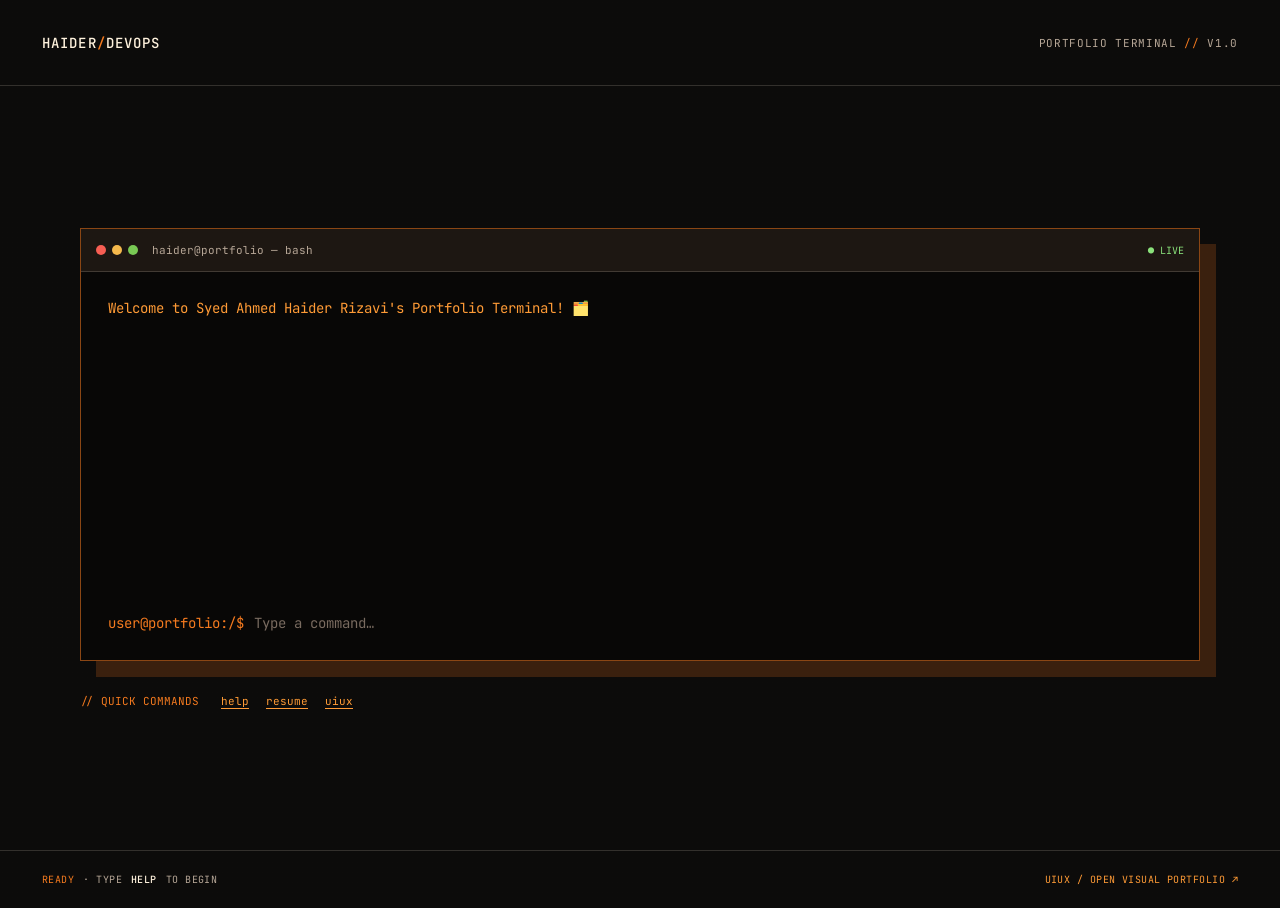
<file: index.html>
<!doctype html>
<html lang="en">
  <head>
    <meta charset="UTF-8" />
    <meta name="viewport" content="width=device-width, initial-scale=1.0" />
    <meta name="description" content="Syed Ahmed Haider Rizavi's interactive portfolio terminal." />
    <title>Terminal | Haider Rizavi</title>
    <link rel="preconnect" href="https://fonts.googleapis.com" />
    <link rel="preconnect" href="https://fonts.gstatic.com" crossorigin />
    <link href="https://fonts.googleapis.com/css2?family=JetBrains+Mono:wght@400;500;600&family=Space+Grotesk:wght@400;500;600;700&display=swap" rel="stylesheet" />
    <link rel="stylesheet" href="styles.css" />
  </head>
  <body class="shell-page">
    <div class="page-noise" aria-hidden="true"></div>
    <header class="shell-header">
      <a class="brand" href="index.html" aria-label="Portfolio terminal home">HAIDER<span>/</span>DEVOPS</a>
      <p>PORTFOLIO TERMINAL <span>//</span> V1.0</p>
    </header>
    <main class="shell-landing">
      <section class="shell-terminal-section" aria-labelledby="terminal-heading">
        <h1 class="visually-hidden" id="terminal-heading">Syed Ahmed Haider Rizavi's portfolio terminal</h1>
        <div class="terminal-window" id="terminal" aria-label="Portfolio terminal">
          <div class="terminal-bar">
            <div class="window-controls" aria-hidden="true"><i></i><i></i><i></i></div>
            <span>haider@portfolio — bash</span>
            <span class="terminal-state">● LIVE</span>
          </div>
          <div class="terminal-body" id="terminal-output" aria-live="polite"></div>
          <form class="terminal-input-row" id="terminal-form">
            <label id="terminal-prompt" for="terminal-input">user@portfolio:/$</label>
            <input id="terminal-input" type="text" autocomplete="off" spellcheck="false" placeholder="Type a command…" aria-label="Terminal command" autofocus />
          </form>
        </div>
        <div class="shell-quick-links" aria-label="Quick commands">
          <span>// QUICK COMMANDS</span>
          <button class="command-chip" type="button" data-command="help">help</button>
          <button class="command-chip" type="button" data-command="resume">resume</button>
          <button class="command-chip" type="button" data-command="uiux">uiux</button>
        </div>
      </section>
    </main>
    <footer class="shell-footer"><span>READY</span> · TYPE <strong>HELP</strong> TO BEGIN <a href="portfolio.html">UIUX / OPEN VISUAL PORTFOLIO ↗</a></footer>
    <script src="app.js"></script>
  </body>
</html>
</file>
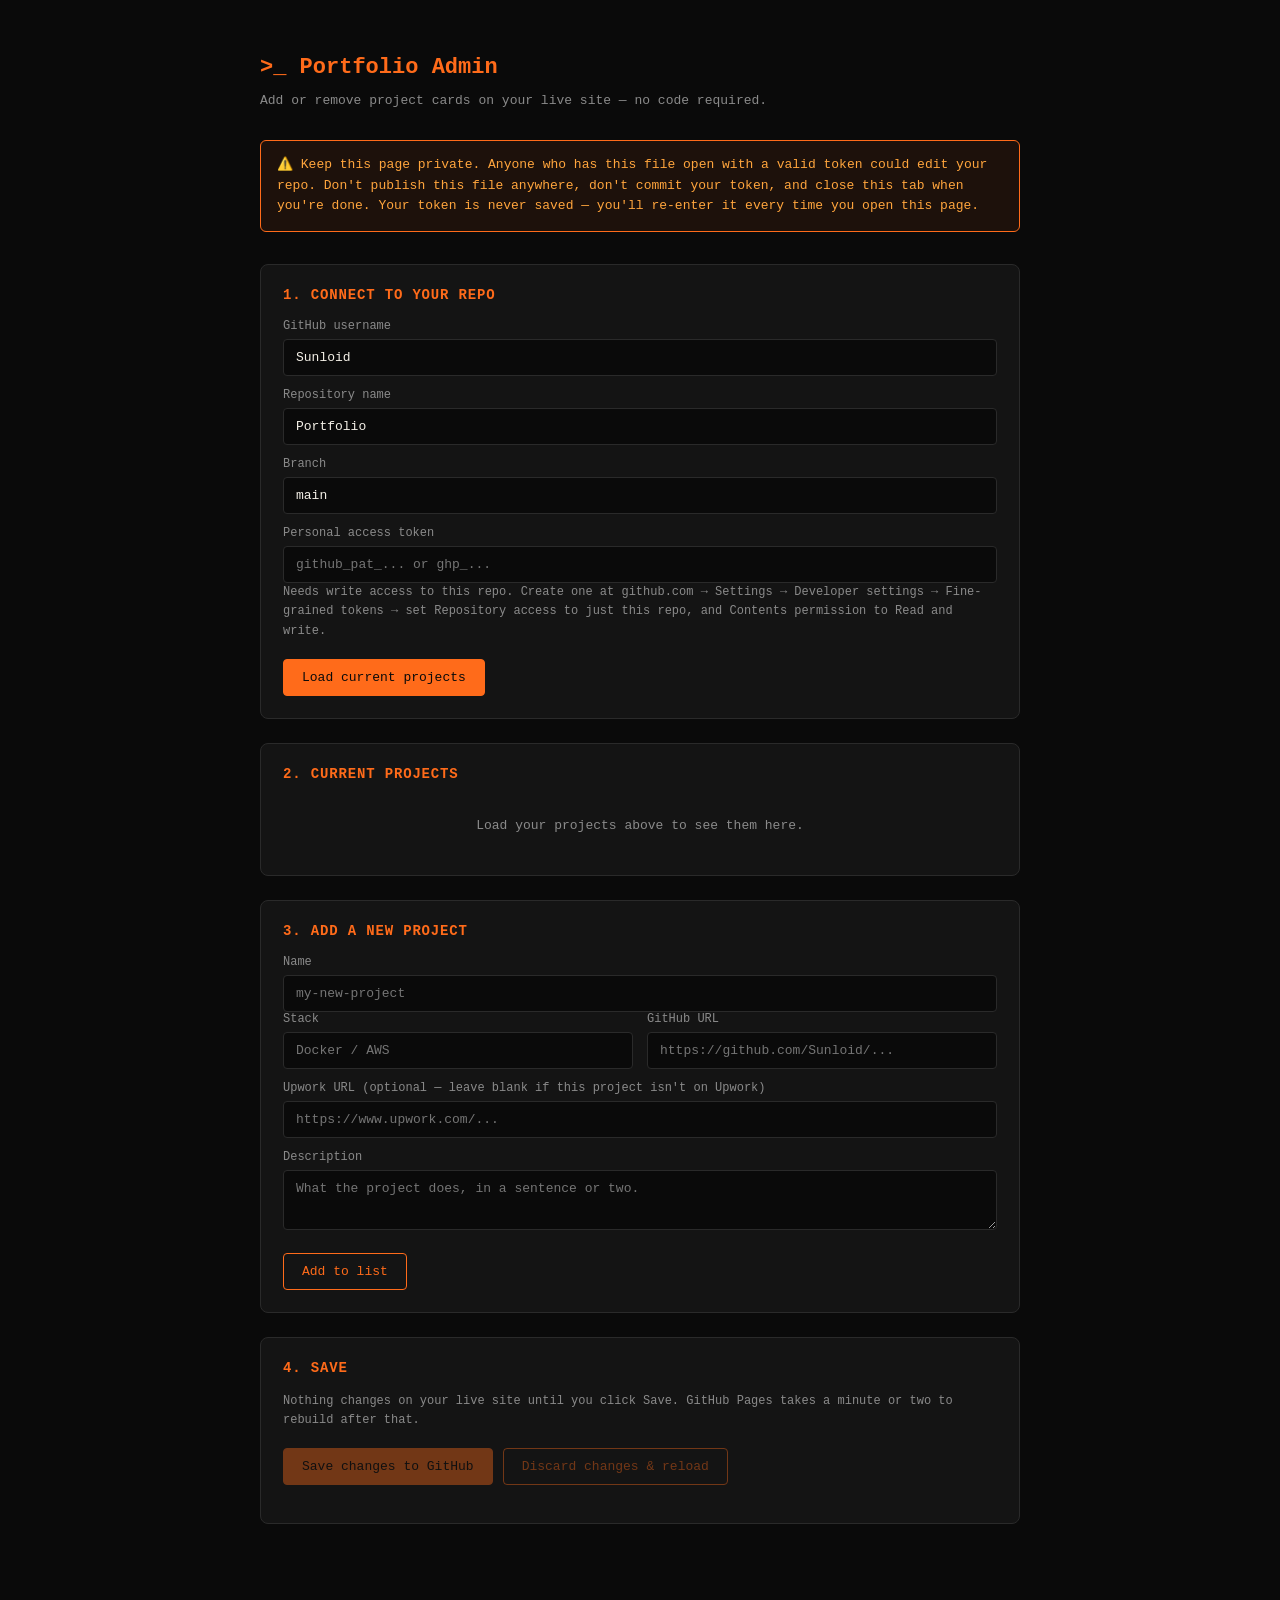
<file: admin.html>
<!doctype html>
<html lang="en">
<head>
<meta charset="UTF-8" />
<meta name="viewport" content="width=device-width, initial-scale=1.0" />
<title>Portfolio Admin — Project Manager</title>
<style>
  :root {
    --ink: #0a0a0a;
    --panel: #141414;
    --line: #2a2a2a;
    --orange: #ff6b1a;
    --orange-bright: #ffa53d;
    --cream: #f5f1e8;
    --muted: #8a8a8a;
    --error: #ff6b6b;
    --success: #5ce087;
    --mono: "JetBrains Mono", "Courier New", monospace;
  }
  * { box-sizing: border-box; }
  body {
    margin: 0;
    background: var(--ink);
    color: var(--cream);
    font-family: var(--mono);
    padding: 40px 20px 80px;
  }
  .wrap { max-width: 760px; margin: 0 auto; }
  h1 { font-size: 22px; color: var(--orange); margin-bottom: 4px; }
  .subtitle { color: var(--muted); font-size: 13px; margin-bottom: 32px; }
  .warning {
    background: rgba(255, 107, 26, 0.08);
    border: 1px solid var(--orange);
    color: var(--orange-bright);
    padding: 14px 16px;
    border-radius: 6px;
    font-size: 13px;
    line-height: 1.6;
    margin-bottom: 32px;
  }
  section {
    background: var(--panel);
    border: 1px solid var(--line);
    border-radius: 8px;
    padding: 22px;
    margin-bottom: 24px;
  }
  section h2 {
    font-size: 14px;
    text-transform: uppercase;
    letter-spacing: 0.06em;
    color: var(--orange);
    margin: 0 0 16px;
  }
  label { display: block; font-size: 12px; color: var(--muted); margin: 12px 0 6px; }
  label:first-of-type { margin-top: 0; }
  input, textarea {
    width: 100%;
    background: var(--ink);
    border: 1px solid var(--line);
    color: var(--cream);
    font-family: var(--mono);
    font-size: 13px;
    padding: 10px 12px;
    border-radius: 4px;
  }
  input:focus, textarea:focus { outline: none; border-color: var(--orange); }
  textarea { resize: vertical; min-height: 60px; }
  .row { display: grid; grid-template-columns: 1fr 1fr; gap: 14px; }
  button {
    font-family: var(--mono);
    font-size: 13px;
    padding: 10px 18px;
    border-radius: 4px;
    border: 1.5px solid var(--orange);
    background: transparent;
    color: var(--orange);
    cursor: pointer;
    transition: background 0.15s, color 0.15s;
  }
  button:hover { background: var(--orange); color: var(--ink); }
  button.primary { background: var(--orange); color: var(--ink); }
  button.primary:hover { background: var(--orange-bright); border-color: var(--orange-bright); }
  button.danger { border-color: var(--error); color: var(--error); padding: 6px 12px; font-size: 11px; }
  button.danger:hover { background: var(--error); color: var(--ink); }
  button:disabled { opacity: 0.4; cursor: not-allowed; }
  .btn-row { display: flex; gap: 10px; margin-top: 18px; flex-wrap: wrap; }
  .project-card {
    border: 1px solid var(--line);
    border-radius: 6px;
    padding: 14px 16px;
    margin-bottom: 10px;
    display: flex;
    justify-content: space-between;
    align-items: flex-start;
    gap: 12px;
  }
  .project-card .info { flex: 1; min-width: 0; }
  .project-card h3 { margin: 0 0 4px; font-size: 14px; color: var(--cream); }
  .project-card .stack { color: var(--orange); font-size: 11px; margin-bottom: 6px; }
  .project-card p { margin: 0 0 6px; font-size: 12px; color: var(--muted); line-height: 1.5; }
  .project-card a { color: var(--orange); font-size: 11px; word-break: break-all; }
  .empty-state { color: var(--muted); font-size: 13px; text-align: center; padding: 20px 0; }
  .log {
    font-size: 12px;
    line-height: 1.7;
    white-space: pre-wrap;
    color: var(--muted);
    margin-top: 16px;
    max-height: 160px;
    overflow-y: auto;
  }
  .log .ok { color: var(--success); }
  .log .err { color: var(--error); }
  .hint { font-size: 12px; color: var(--muted); margin: 0 0 12px; line-height: 1.6; }
</style>
</head>
<body>
  <div class="wrap">
    <h1>&gt;_ Portfolio Admin</h1>
    <p class="subtitle">Add or remove project cards on your live site — no code required.</p>

    <div class="warning">
      ⚠️ Keep this page private. Anyone who has this file open with a valid token could edit your repo.
      Don't publish this file anywhere, don't commit your token, and close this tab when you're done.
      Your token is never saved — you'll re-enter it every time you open this page.
    </div>

    <section>
      <h2>1. Connect to your repo</h2>
      <label for="owner">GitHub username</label>
      <input id="owner" type="text" value="Sunloid" />
      <label for="repo">Repository name</label>
      <input id="repo" type="text" value="Portfolio" />
      <label for="branch">Branch</label>
      <input id="branch" type="text" value="main" />
      <label for="token">Personal access token</label>
      <input id="token" type="password" placeholder="github_pat_... or ghp_..." autocomplete="off" />
      <p class="hint">
        Needs write access to this repo. Create one at
        github.com → Settings → Developer settings → Fine-grained tokens →
        set Repository access to just this repo, and Contents permission to
        Read and write.
      </p>
      <div class="btn-row">
        <button class="primary" id="load-btn">Load current projects</button>
      </div>
    </section>

    <section>
      <h2>2. Current projects</h2>
      <div id="project-list" class="empty-state">Load your projects above to see them here.</div>
    </section>

    <section>
      <h2>3. Add a new project</h2>
      <label for="new-name">Name</label>
      <input id="new-name" type="text" placeholder="my-new-project" />
      <div class="row">
        <div>
          <label for="new-stack">Stack</label>
          <input id="new-stack" type="text" placeholder="Docker / AWS" />
        </div>
        <div>
          <label for="new-github">GitHub URL</label>
          <input id="new-github" type="text" placeholder="https://github.com/Sunloid/..." />
        </div>
      </div>
      <label for="new-upwork">Upwork URL <span style="color:var(--muted)">(optional — leave blank if this project isn't on Upwork)</span></label>
      <input id="new-upwork" type="text" placeholder="https://www.upwork.com/..." />
      <label for="new-description">Description</label>
      <textarea id="new-description" placeholder="What the project does, in a sentence or two."></textarea>
      <div class="btn-row">
        <button id="add-btn">Add to list</button>
      </div>
    </section>

    <section>
      <h2>4. Save</h2>
      <p class="hint">Nothing changes on your live site until you click Save. GitHub Pages takes a minute or two to rebuild after that.</p>
      <div class="btn-row">
        <button class="primary" id="save-btn" disabled>Save changes to GitHub</button>
        <button id="reload-btn" disabled>Discard changes &amp; reload</button>
      </div>
      <div id="log" class="log"></div>
    </section>
  </div>

<script>
  const state = { projects: [], sha: null, loaded: false };
  const $ = (id) => document.getElementById(id);
  const logEl = $("log");

  function log(message, type) {
    const line = document.createElement("div");
    if (type) line.className = type;
    line.textContent = message;
    logEl.appendChild(line);
    logEl.scrollTop = logEl.scrollHeight;
  }

  function apiUrl() {
    const owner = $("owner").value.trim();
    const repo = $("repo").value.trim();
    return `https://api.github.com/repos/${owner}/${repo}/contents/projects.json`;
  }

  // UTF-8 safe base64 helpers — GitHub's API stores file content as base64.
  function toBase64(str) {
    return btoa(unescape(encodeURIComponent(str)));
  }
  function fromBase64(b64) {
    return decodeURIComponent(escape(atob(b64)));
  }

  function escapeHtml(value) {
    return String(value).replace(/[&<>'"]/g, (c) => ({
      "&": "&amp;", "<": "&lt;", ">": "&gt;", "'": "&#39;", '"': "&quot;",
    }[c]));
  }

  function renderList() {
    const container = $("project-list");
    container.innerHTML = "";
    if (!state.projects.length) {
      container.innerHTML = '<div class="empty-state">No projects yet — add one below.</div>';
      return;
    }
    state.projects.forEach((project, index) => {
      const card = document.createElement("div");
      card.className = "project-card";
      card.innerHTML = `
        <div class="info">
          <h3>${escapeHtml(project.name)}</h3>
          <div class="stack">${escapeHtml(project.stack || "")}</div>
          <p>${escapeHtml(project.description || "")}</p>
          <a href="${project.githubUrl}" target="_blank" rel="noopener">GitHub: ${escapeHtml(project.githubUrl || "")}</a>
          ${project.upworkUrl ? `<br><a href="${project.upworkUrl}" target="_blank" rel="noopener">Upwork: ${escapeHtml(project.upworkUrl)}</a>` : ""}
        </div>
      `;
      const deleteBtn = document.createElement("button");
      deleteBtn.className = "danger";
      deleteBtn.textContent = "Delete";
      deleteBtn.addEventListener("click", () => {
        if (!confirm(`Delete "${project.name}"? This won't be saved until you click Save.`)) return;
        state.projects.splice(index, 1);
        renderList();
        markDirty();
      });
      card.appendChild(deleteBtn);
      container.appendChild(card);
    });
  }

  function markDirty() {
    $("save-btn").disabled = false;
    $("reload-btn").disabled = false;
  }

  $("load-btn").addEventListener("click", async () => {
    const token = $("token").value.trim();
    if (!token) { log("Enter your personal access token first.", "err"); return; }
    $("load-btn").disabled = true;
    log("Loading projects.json...");
    try {
      const branch = encodeURIComponent($("branch").value.trim());
      const response = await fetch(`${apiUrl()}?ref=${branch}`, {
        headers: { Authorization: `token ${token}`, Accept: "application/vnd.github+json" },
      });
      if (!response.ok) throw new Error(`GitHub responded with ${response.status}`);
      const data = await response.json();
      state.sha = data.sha;
      state.projects = JSON.parse(fromBase64(data.content));
      state.loaded = true;
      renderList();
      log(`Loaded ${state.projects.length} project(s).`, "ok");
      $("reload-btn").disabled = false;
    } catch (error) {
      log(`Failed to load: ${error.message}`, "err");
    } finally {
      $("load-btn").disabled = false;
    }
  });

  $("add-btn").addEventListener("click", () => {
    const name = $("new-name").value.trim();
    const githubUrl = $("new-github").value.trim();
    if (!name || !githubUrl) { log("A project needs at least a name and a GitHub URL.", "err"); return; }
    if (!state.loaded) { log("Load your current projects first, so you don't overwrite them.", "err"); return; }
    state.projects.unshift({
      name,
      stack: $("new-stack").value.trim(),
      description: $("new-description").value.trim(),
      githubUrl,
      upworkUrl: $("new-upwork").value.trim(),
    });
    $("new-name").value = "";
    $("new-stack").value = "";
    $("new-github").value = "";
    $("new-upwork").value = "";
    $("new-description").value = "";
    renderList();
    markDirty();
    log(`Added "${name}" to the list (not saved yet).`);
  });

  $("reload-btn").addEventListener("click", () => $("load-btn").click());

  $("save-btn").addEventListener("click", async () => {
    const token = $("token").value.trim();
    if (!token) { log("Enter your personal access token first.", "err"); return; }
    if (!state.loaded) { log("Load your projects before saving.", "err"); return; }
    $("save-btn").disabled = true;
    log("Saving to GitHub...");
    try {
      const response = await fetch(apiUrl(), {
        method: "PUT",
        headers: {
          Authorization: `token ${token}`,
          Accept: "application/vnd.github+json",
          "Content-Type": "application/json",
        },
        body: JSON.stringify({
          message: "Update projects.json via admin panel",
          content: toBase64(JSON.stringify(state.projects, null, 2)),
          sha: state.sha,
          branch: $("branch").value.trim(),
        }),
      });
      if (!response.ok) {
        const errBody = await response.json().catch(() => ({}));
        throw new Error(errBody.message || `GitHub responded with ${response.status}`);
      }
      const data = await response.json();
      state.sha = data.content.sha;
      log("Saved! Your site will update in a minute or two.", "ok");
    } catch (error) {
      log(`Failed to save: ${error.message}`, "err");
    } finally {
      $("save-btn").disabled = false;
    }
  });
</script>
</body>
</html>
</file>
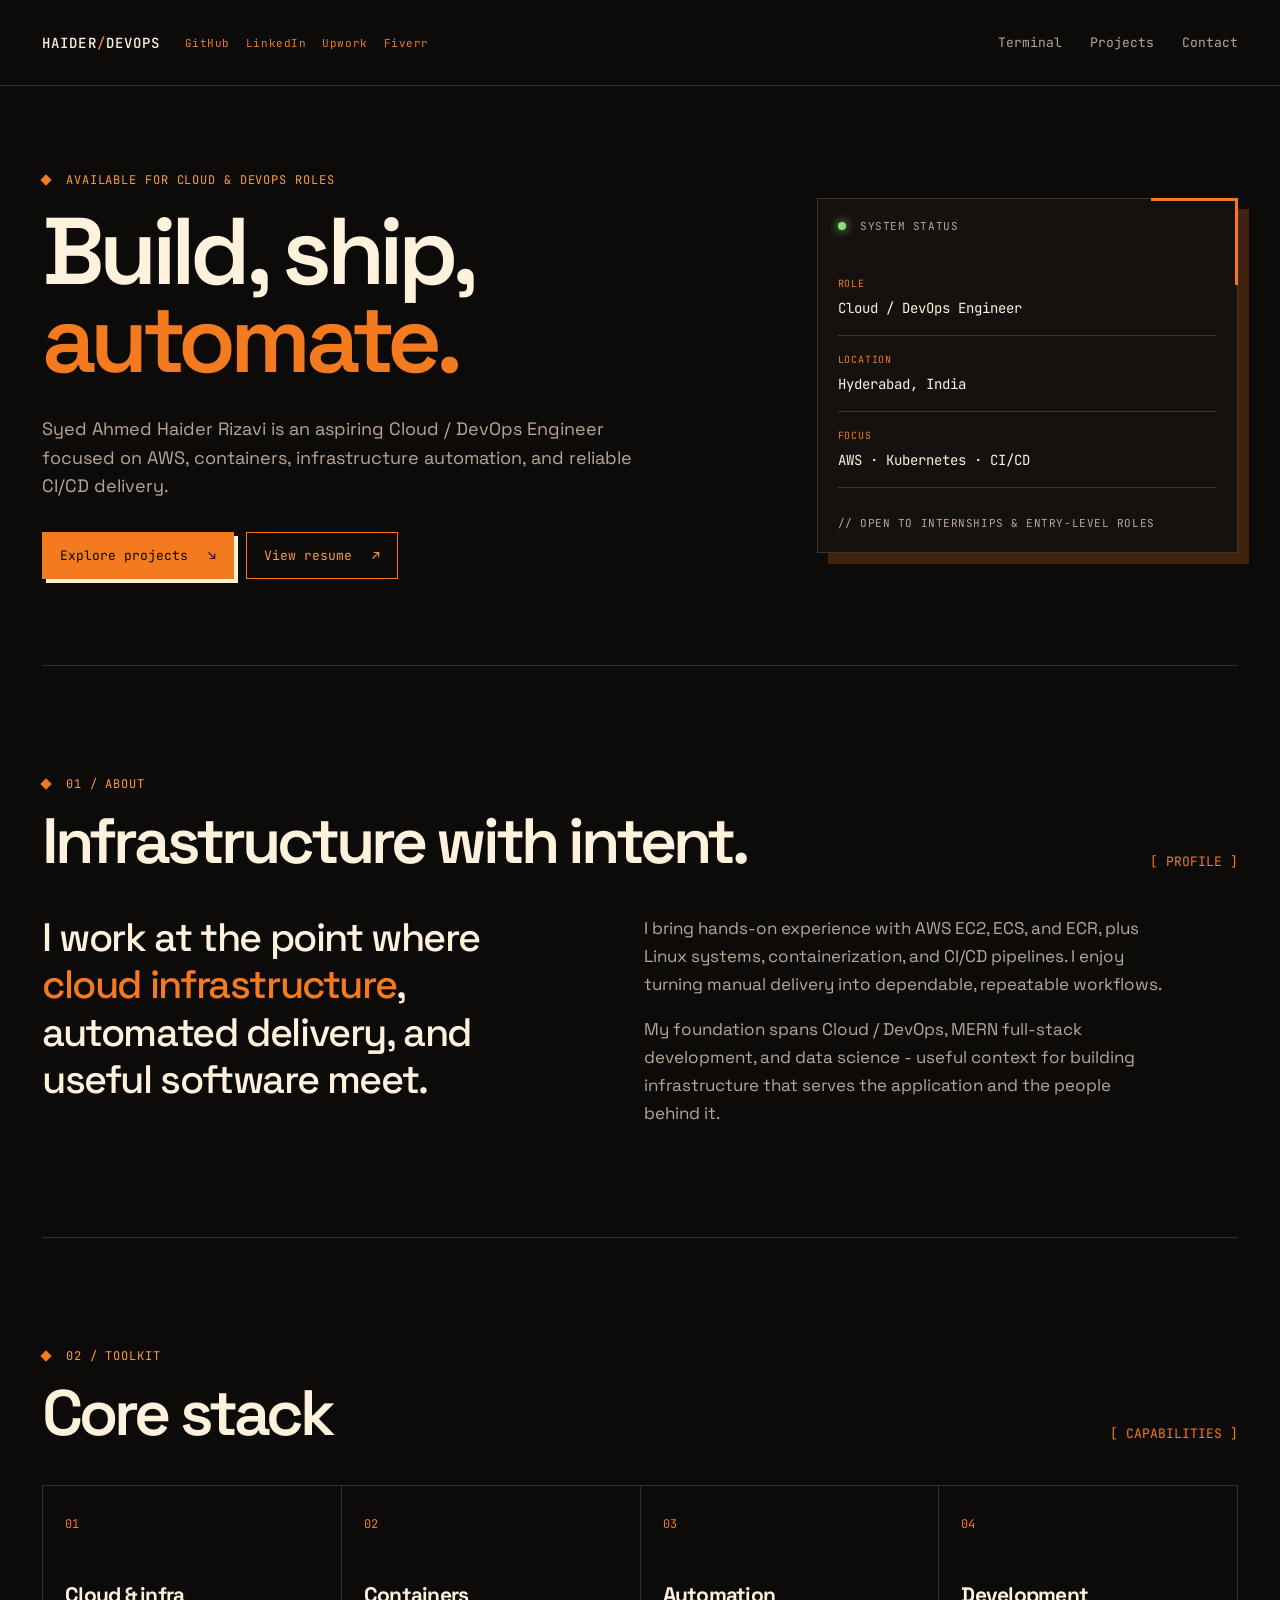
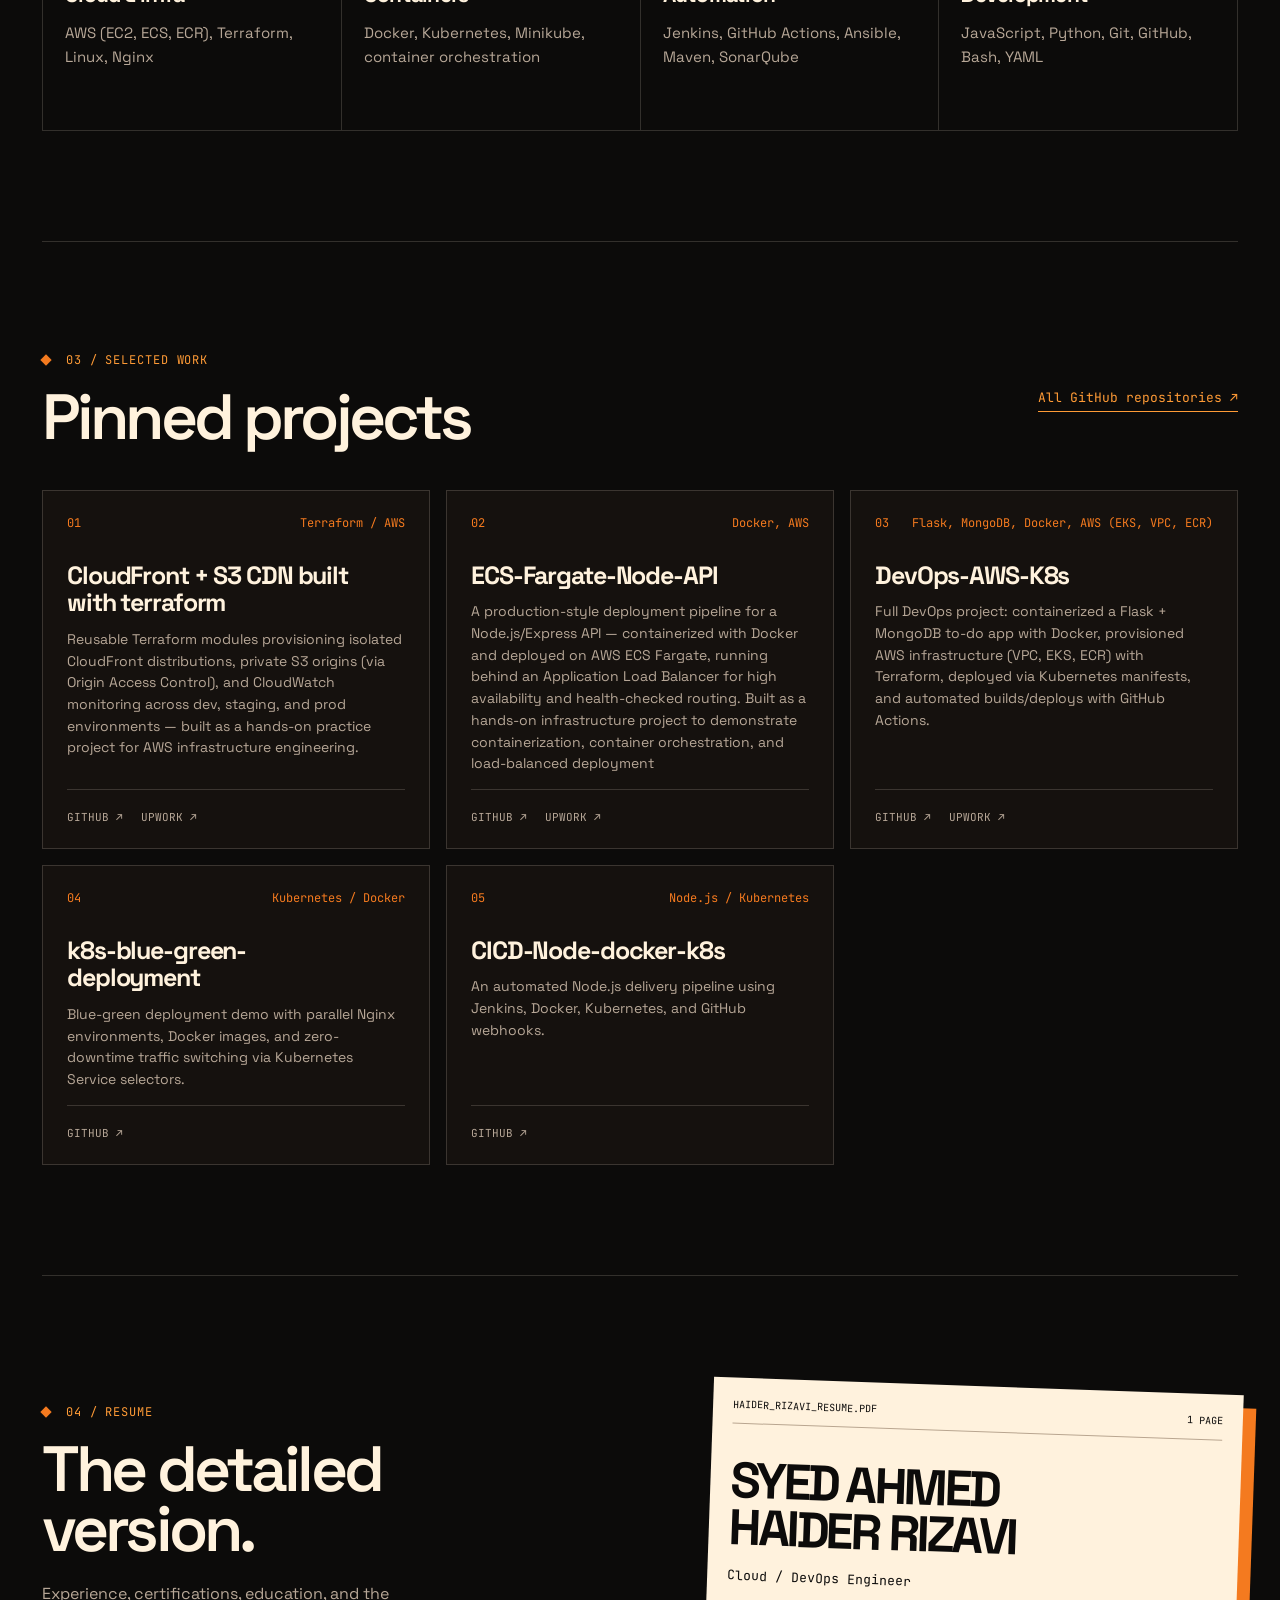
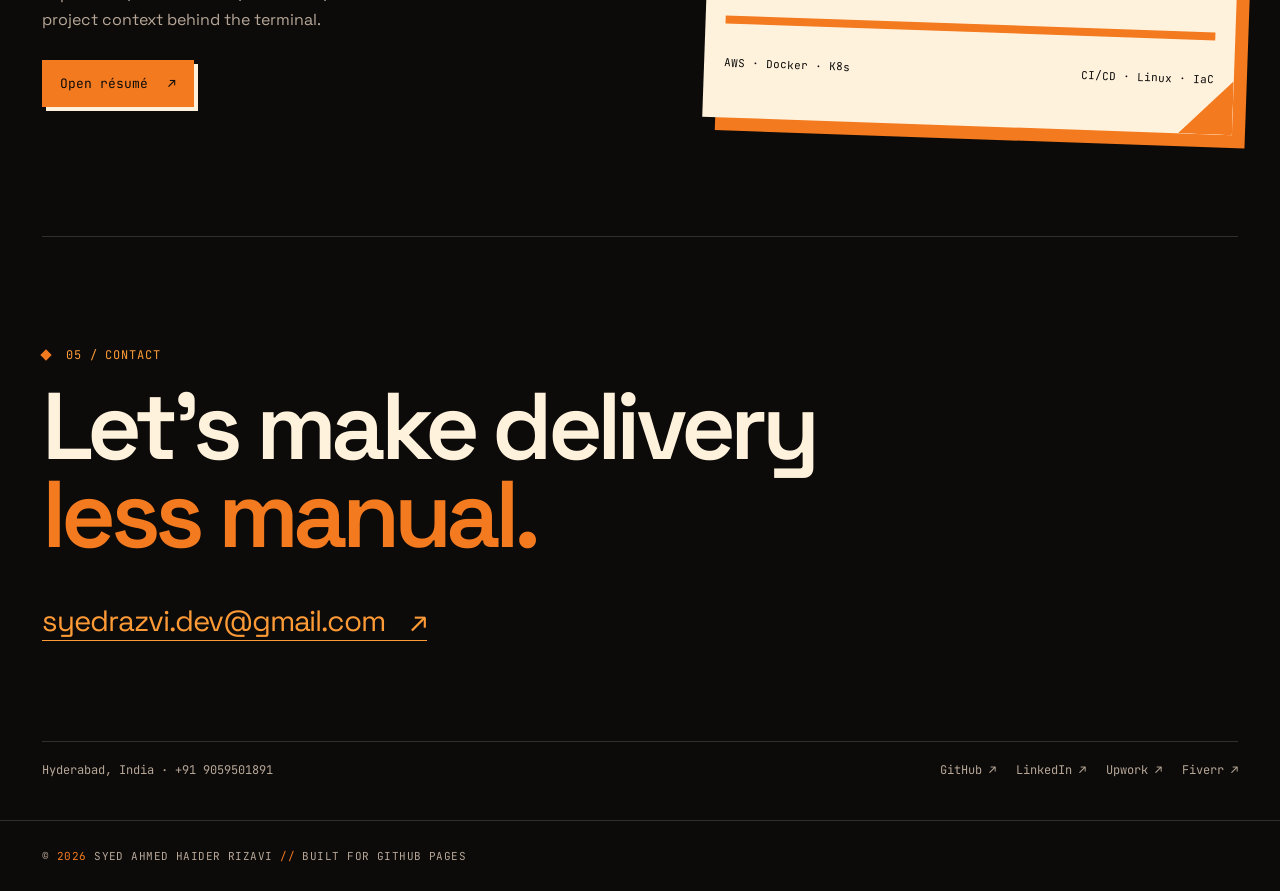
<file: portfolio.html>
<!doctype html>
<html lang="en">
  <head>
    <meta charset="UTF-8" />
    <meta name="viewport" content="width=device-width, initial-scale=1.0" />
    <meta
      name="description"
      content="Syed Ahmed Haider Rizavi - Cloud and DevOps portfolio."
    />
    <title>Portfolio | Haider Rizavi</title>
    <link rel="preconnect" href="https://fonts.googleapis.com" />
    <link rel="preconnect" href="https://fonts.gstatic.com" crossorigin />
    <link
      href="https://fonts.googleapis.com/css2?family=JetBrains+Mono:wght@400;500;600&family=Space+Grotesk:wght@400;500;600;700&display=swap"
      rel="stylesheet"
    />
    <link rel="stylesheet" href="styles.css" />
  </head>
  <body class="portfolio-page">
    <div class="page-noise" aria-hidden="true"></div>
    <header class="site-header">
      <div class="brand-group">
        <a class="brand" href="portfolio.html#top" aria-label="Back to top">HAIDER<span>/</span>DEVOPS</a>
        <div class="brand-social" aria-label="Social links">
          <a href="https://github.com/Sunloid" target="_blank" rel="noopener">GitHub</a>
          <a href="https://www.linkedin.com/in/haider-rizavi" target="_blank" rel="noopener">LinkedIn</a>
          <a href="https://www.upwork.com/freelancers/~01509716fd709e03b3" target="_blank" rel="noopener">Upwork</a>
          <a href="https://www.fiverr.com/sellers/sunloid" target="_blank" rel="noopener">Fiverr</a>
        </div>
      </div>
      <nav aria-label="Primary navigation">
        <a href="index.html">Terminal</a>
        <a href="#projects">Projects</a>
        <a href="#contact">Contact</a>
      </nav>
    </header>

    <main id="top">
      <section class="hero" aria-labelledby="hero-title">
        <div class="hero-copy">
          <p class="eyebrow"><span></span> AVAILABLE FOR CLOUD &amp; DEVOPS ROLES</p>
          <h1 id="hero-title">Build, ship, <em>automate.</em></h1>
          <p class="hero-description">
            Syed Ahmed Haider Rizavi is an aspiring Cloud / DevOps Engineer focused on AWS,
            containers, infrastructure automation, and reliable CI/CD delivery.
          </p>
          <div class="hero-actions">
            <a class="button button-primary" href="#projects">Explore projects <span>↘</span></a>
            <a class="button button-ghost" href="assets/Haider_Rizavi_Resume.pdf" target="_blank" rel="noopener">View resume <span>↗</span></a>
          </div>
        </div>
        <aside class="status-card" aria-label="Current focus">
          <div class="status-top"><span class="status-dot"></span> SYSTEM STATUS</div>
          <dl>
            <div><dt>ROLE</dt><dd>Cloud / DevOps Engineer</dd></div>
            <div><dt>LOCATION</dt><dd>Hyderabad, India</dd></div>
            <div><dt>FOCUS</dt><dd>AWS · Kubernetes · CI/CD</dd></div>
          </dl>
          <div class="status-footer">// OPEN TO INTERNSHIPS &amp; ENTRY-LEVEL ROLES</div>
        </aside>
      </section>

      <section class="about-section" id="about" aria-labelledby="about-heading">
        <div class="section-heading">
          <div>
            <p class="eyebrow"><span></span> 01 / ABOUT</p>
            <h2 id="about-heading">Infrastructure with intent.</h2>
          </div>
          <p class="section-number">[ PROFILE ]</p>
        </div>
        <div class="about-grid">
          <p class="about-lead">I work at the point where <span>cloud infrastructure</span>, automated delivery, and useful software meet.</p>
          <div class="about-copy">
            <p>I bring hands-on experience with AWS EC2, ECS, and ECR, plus Linux systems, containerization, and CI/CD pipelines. I enjoy turning manual delivery into dependable, repeatable workflows.</p>
            <p>My foundation spans Cloud / DevOps, MERN full-stack development, and data science - useful context for building infrastructure that serves the application and the people behind it.</p>
          </div>
        </div>
      </section>

      <section class="skills-section" id="skills" aria-labelledby="skills-heading">
        <div class="section-heading">
          <div>
            <p class="eyebrow"><span></span> 02 / TOOLKIT</p>
            <h2 id="skills-heading">Core stack</h2>
          </div>
          <p class="section-number">[ CAPABILITIES ]</p>
        </div>
        <div class="skills-grid">
          <article><span>01</span><h3>Cloud &amp; infra</h3><p>AWS (EC2, ECS, ECR), Terraform, Linux, Nginx</p></article>
          <article><span>02</span><h3>Containers</h3><p>Docker, Kubernetes, Minikube, container orchestration</p></article>
          <article><span>03</span><h3>Automation</h3><p>Jenkins, GitHub Actions, Ansible, Maven, SonarQube</p></article>
          <article><span>04</span><h3>Development</h3><p>JavaScript, Python, Git, GitHub, Bash, YAML</p></article>
        </div>
      </section>

      <section class="projects-section" id="projects" aria-labelledby="projects-heading">
        <div class="section-heading projects-heading">
          <div>
            <p class="eyebrow"><span></span> 03 / SELECTED WORK</p>
            <h2 id="projects-heading">Pinned projects</h2>
          </div>
          <a class="text-link" href="https://github.com/Sunloid?tab=repositories" target="_blank" rel="noopener">All GitHub repositories ↗</a>
        </div>
        <div class="project-grid" id="project-grid"></div>
      </section>

      <section class="resume-section" id="resume" aria-labelledby="resume-heading">
        <div class="resume-copy">
          <p class="eyebrow"><span></span> 04 / RESUME</p>
          <h2 id="resume-heading">The detailed version.</h2>
          <p>Experience, certifications, education, and the project context behind the terminal.</p>
          <a class="button button-primary" href="assets/Haider_Rizavi_Resume.pdf" target="_blank" rel="noopener">Open résumé <span>↗</span></a>
        </div>
        <div class="resume-preview">
          <div class="paper-top"><span>HAIDER_RIZAVI_RESUME.PDF</span><span>1 PAGE</span></div>
          <div class="paper-content">
            <p class="paper-name">SYED AHMED<br />HAIDER RIZAVI</p>
            <p>Cloud / DevOps Engineer</p>
            <div class="paper-line"></div>
            <div class="paper-columns"><span>AWS · Docker · K8s</span><span>CI/CD · Linux · IaC</span></div>
          </div>
          <span class="paper-corner" aria-hidden="true"></span>
        </div>
      </section>

      <section class="contact-section" id="contact" aria-labelledby="contact-heading">
        <p class="eyebrow"><span></span> 05 / CONTACT</p>
        <h2 id="contact-heading">Let's make delivery<br /><em>less manual.</em></h2>
        <a class="contact-email" href="mailto:syedrazvi.dev@gmail.com">syedrazvi.dev@gmail.com <span>↗</span></a>
        <div class="contact-footer">
          <p>Hyderabad, India · +91 9059501891</p>
          <div class="social-links" aria-label="Social profiles">
            <a href="https://github.com/Sunloid" target="_blank" rel="noopener">GitHub ↗</a>
            <a href="https://www.linkedin.com/in/haider-rizavi" target="_blank" rel="noopener">LinkedIn ↗</a>
            <a href="https://www.upwork.com/freelancers/~01509716fd709e03b3" target="_blank" rel="noopener">Upwork ↗</a>
            <a href="https://www.fiverr.com/sellers/sunloid" target="_blank" rel="noopener">Fiverr ↗</a>
          </div>
        </div>
      </section>
    </main>

    <footer>© <span id="year"></span> SYED AHMED HAIDER RIZAVI <span aria-hidden="true">//</span> BUILT FOR GITHUB PAGES</footer>
    <script src="app.js"></script>
  </body>
</html>
</file>
<file: styles.css>
:root {
  --ink: #0c0b0a;
  --panel: #15110e;
  --panel-2: #1d1712;
  --orange: #f47a1f;
  --orange-bright: #ff9b36;
  --cream: #fff2dd;
  --muted: #b7a797;
  --line: rgba(255, 242, 221, 0.16);
  --mono: "JetBrains Mono", "Courier New", monospace;
  --display: "Space Grotesk", Arial, sans-serif;
}

* { box-sizing: border-box; }
.visually-hidden { position: absolute; width: 1px; height: 1px; padding: 0; margin: -1px; overflow: hidden; clip: rect(0, 0, 0, 0); white-space: nowrap; border: 0; }
html { scroll-behavior: smooth; }
body { margin: 0; color: var(--cream); background: var(--ink); font-family: var(--display); overflow-x: hidden; }
a { color: inherit; text-decoration: none; }
button, input { font: inherit; }
.page-noise { position: fixed; inset: 0; z-index: -1; opacity: .09; pointer-events: none; background-image: radial-gradient(rgba(255,255,255,.6) .55px, transparent .75px); background-size: 5px 5px; mix-blend-mode: soft-light; }
.site-header { position: sticky; top: 0; z-index: 50; background: var(--ink); height: 86px; max-width: 1320px; margin: auto; padding: 0 42px; display: flex; align-items: center; justify-content: space-between; border-bottom: 1px solid var(--line); }
.brand-group { display: flex; align-items: center; gap: 24px; }
.brand-social { display: flex; align-items: center; gap: 16px; font: 11px var(--mono); letter-spacing: .05em; }
.brand-social a { color: var(--orange); transition: color .2s; }
.brand-social a:hover { color: var(--orange-bright); }
.shell-header { max-width: 1320px; height: 86px; margin: auto; padding: 0 42px; display: flex; align-items: center; justify-content: space-between; border-bottom: 1px solid var(--line); }
.shell-header p { margin: 0; color: var(--muted); font: 11px var(--mono); letter-spacing: .06em; }.shell-header p span, .shell-footer > span { color: var(--orange); }
.brand { font: 500 14px var(--mono); letter-spacing: .08em; }
.brand span { color: var(--orange); }
.site-header nav { display: flex; gap: 28px; font: 13px var(--mono); color: var(--muted); }
.site-header nav a { transition: color .2s; }
.site-header nav a:hover, .site-header nav a[aria-current="page"] { color: var(--orange-bright); }
main { max-width: 1320px; margin: auto; padding: 0 42px; }
.shell-landing { min-height: calc(100vh - 136px); display: grid; place-items: center; }.shell-terminal-section { width: 100%; max-width: 1120px; padding: 58px 0; }.shell-terminal-section .terminal-window { box-shadow: 16px 16px 0 rgba(244,122,31,.2); }.shell-terminal-section .terminal-body { min-height: 330px; max-height: 60vh; overflow-y: auto; }.shell-quick-links { display: flex; flex-wrap: wrap; align-items: center; gap: 17px; margin: 33px 0 0; color: var(--muted); font: 11px var(--mono); }.shell-quick-links > span { margin-right: 5px; color: var(--orange); }.shell-footer { max-width: 1320px; margin: auto; padding: 22px 42px; display: flex; gap: 9px; align-items: center; border-top: 1px solid var(--line); color: var(--muted); font: 10px var(--mono); letter-spacing: .045em; }.shell-footer strong { color: var(--cream); font-weight: 500; }.shell-footer a { margin-left: auto; color: var(--orange-bright); }
.hero { min-height: 580px; display: grid; grid-template-columns: 1.25fr .75fr; gap: 72px; align-items: center; border-bottom: 1px solid var(--line); }
.eyebrow { margin: 0 0 20px; color: var(--orange-bright); font: 12px var(--mono); letter-spacing: .075em; }
.eyebrow span { display: inline-block; width: 8px; height: 8px; margin-right: 8px; background: var(--orange); transform: rotate(45deg); }
h1, h2, h3, p { margin-top: 0; }
h1, h2 { margin-bottom: 0; font-weight: 600; letter-spacing: -.06em; line-height: .93; }
h1 { max-width: 680px; font-size: clamp(52px, 7.4vw, 108px); }
h1 em, h2 em { color: var(--orange); font-style: normal; }
.hero-description { max-width: 600px; margin: 31px 0; color: var(--muted); font-size: 18px; line-height: 1.6; }
.hero-actions { display: flex; flex-wrap: wrap; gap: 12px; }
.button { display: inline-flex; align-items: center; gap: 20px; padding: 14px 17px; border: 1px solid var(--orange); font: 13px var(--mono); transition: transform .2s, background .2s; }
.button:hover { transform: translate(-3px, -3px); }
.button-primary { color: var(--ink); background: var(--orange); box-shadow: 4px 4px 0 var(--cream); }
.button-primary:hover { background: var(--orange-bright); }
.button-ghost { color: var(--orange-bright); }
.button-ghost:hover { background: rgba(244,122,31,.12); }
.status-card { position: relative; padding: 20px; align-self: center; background: var(--panel); border: 1px solid var(--line); font-family: var(--mono); box-shadow: 11px 11px 0 rgba(244,122,31,.22); }
.status-card::before { content: ""; position: absolute; top: -1px; right: -1px; width: 84px; height: 84px; border-top: 3px solid var(--orange); border-right: 3px solid var(--orange); }
.status-top, .status-footer { color: var(--muted); font-size: 11px; letter-spacing: .05em; }
.status-dot { display: inline-block; width: 8px; height: 8px; margin-right: 7px; border-radius: 50%; background: #8ae27b; box-shadow: 0 0 10px #8ae27b; }
.status-card dl { margin: 27px 0; }
.status-card dl div { padding: 17px 0; border-bottom: 1px solid var(--line); }
.status-card dt { margin-bottom: 8px; color: var(--orange); font-size: 10px; letter-spacing: .08em; }
.status-card dd { margin: 0; font-size: 14px; line-height: 1.45; }
.status-footer { line-height: 1.55; }
.terminal-section, .about-section, .skills-section, .projects-section { padding: 110px 0; border-bottom: 1px solid var(--line); }
.section-heading { display: flex; align-items: end; justify-content: space-between; gap: 30px; margin-bottom: 42px; }
.section-heading h2 { font-size: clamp(38px, 5vw, 65px); }
.section-heading > p { margin: 0; color: var(--muted); font: 13px/1.5 var(--mono); text-align: right; }
.section-number { color: var(--orange) !important; }
kbd { padding: 3px 7px; color: var(--orange-bright); background: var(--panel); border: 1px solid var(--line); border-radius: 3px; font-family: var(--mono); }
.terminal-window { overflow: hidden; border: 1px solid rgba(244,122,31,.55); background: #080706; box-shadow: 16px 16px 0 rgba(244,122,31,.2); }
.terminal-bar { height: 43px; padding: 0 15px; display: flex; align-items: center; gap: 14px; background: var(--panel-2); color: var(--muted); border-bottom: 1px solid var(--line); font: 11px var(--mono); }
.window-controls { display: flex; gap: 6px; }
.window-controls i { display: block; width: 10px; height: 10px; border-radius: 50%; background: #f75e53; }
.window-controls i:nth-child(2) { background: #f5b94c; }.window-controls i:nth-child(3) { background: #79c954; }
.terminal-state { margin-left: auto; color: #8ae27b; font-size: 10px; }
.terminal-body { min-height: 250px; padding: 25px 27px 8px; font: 14px/1.65 var(--mono); white-space: pre-wrap; }
.terminal-welcome p { margin-bottom: 3px; color: var(--orange-bright); }.terminal-welcome strong { color: var(--cream); font-weight: 500; }
.terminal-line { margin: 20px 0 5px; color: var(--muted); }.terminal-line .command { color: var(--cream); }.terminal-response { margin: 0 0 16px; color: var(--cream); }.terminal-response h3 { margin: 0 0 10px; color: var(--orange-bright); font-size: 14px; }.terminal-response p { margin-bottom: 8px; }.terminal-response ul { padding-left: 20px; margin: 5px 0; }.terminal-response a { color: var(--orange-bright); text-decoration: underline; text-underline-offset: 3px; }.terminal-response .muted { color: var(--muted); }.terminal-project-list { margin: 8px 0; display: grid; gap: 10px; }.terminal-project-item { display: flex; flex-wrap: wrap; align-items: baseline; gap: 12px; }.terminal-project-item .terminal-project-links { display: flex; gap: 14px; }.terminal-project-item .terminal-project-links a { color: var(--orange-bright); }.terminal-error { color: #ff876f; }
.terminal-input-row { padding: 9px 27px 25px; display: flex; align-items: center; gap: 10px; font: 14px var(--mono); }.terminal-input-row label { color: var(--orange); white-space: nowrap; }.terminal-input-row input { width: 100%; padding: 3px 0; color: var(--cream); outline: 0; border: 0; background: transparent; }.terminal-input-row input::placeholder { color: #796b60; }
.terminal-hint { margin: 27px 0 0; color: var(--muted); font: 12px var(--mono); }.command-chip { padding: 0; color: var(--orange-bright); background: none; border: 0; font: inherit; cursor: pointer; text-decoration: underline; text-underline-offset: 3px; }
.about-grid { display: grid; grid-template-columns: .9fr 1.1fr; gap: clamp(36px, 9vw, 140px); }.about-lead { margin-bottom: 0; font-size: clamp(26px, 3.1vw, 40px); font-weight: 500; line-height: 1.2; letter-spacing: -.035em; }.about-lead span { color: var(--orange); }.about-copy { max-width: 520px; color: var(--muted); font-size: 17px; line-height: 1.65; }.about-copy p:last-child { margin-bottom: 0; }
.skills-grid { display: grid; grid-template-columns: repeat(4, 1fr); border-top: 1px solid var(--line); border-left: 1px solid var(--line); }.skills-grid article { min-height: 245px; padding: 26px 22px; border-right: 1px solid var(--line); border-bottom: 1px solid var(--line); transition: background .2s; }.skills-grid article:hover { background: var(--panel); }.skills-grid span { color: var(--orange); font: 12px var(--mono); }.skills-grid h3 { margin: 48px 0 13px; font-size: 21px; letter-spacing: -.035em; }.skills-grid p { margin: 0; color: var(--muted); font-size: 15px; line-height: 1.55; }
.projects-heading { align-items: center; }.text-link { padding-bottom: 5px; color: var(--orange-bright); border-bottom: 1px solid currentColor; font: 13px var(--mono); white-space: nowrap; }.project-grid { display: grid; grid-template-columns: repeat(3, 1fr); gap: 16px; }.project-card { min-height: 295px; padding: 24px; display: flex; flex-direction: column; background: var(--panel); border: 1px solid var(--line); transition: transform .2s, border-color .2s; }.project-card:hover { border-color: var(--orange); transform: translateY(-5px); }.project-card-top { display: flex; align-items: center; justify-content: space-between; color: var(--orange); font: 12px var(--mono); }.project-card h3 { max-width: 290px; margin: 31px 0 12px; font-size: 25px; letter-spacing: -.045em; line-height: 1.1; }.project-card p { color: var(--muted); font-size: 14px; line-height: 1.55; }.project-card-footer { margin-top: auto; padding-top: 20px; display: flex; align-items: center; gap: 18px; border-top: 1px solid var(--line); font: 11px var(--mono); }.project-card-footer a { color: var(--muted); transition: color .2s; }.project-card-footer a:hover { color: var(--orange-bright); }
.resume-section { padding: 110px 0; display: grid; grid-template-columns: .85fr 1.15fr; gap: 100px; align-items: center; border-bottom: 1px solid var(--line); }.resume-copy h2 { margin-bottom: 22px; font-size: clamp(42px, 5vw, 67px); }.resume-copy > p:not(.eyebrow) { max-width: 370px; color: var(--muted); line-height: 1.6; }.resume-copy .button { margin-top: 12px; }.resume-preview { position: relative; width: min(100%, 530px); justify-self: end; padding: 20px; color: var(--ink); background: var(--cream); transform: rotate(2deg); box-shadow: 13px 13px 0 var(--orange); }.paper-top { padding-bottom: 12px; display: flex; justify-content: space-between; border-bottom: 1px solid #b9a690; font: 10px var(--mono); }.paper-content { padding: 34px 0 28px; }.paper-name { margin-bottom: 15px; font-size: clamp(29px, 4vw, 50px); font-weight: 700; line-height: .94; letter-spacing: -.07em; }.paper-content > p:not(.paper-name) { font: 13px var(--mono); }.paper-line { width: 100%; height: 8px; margin: 32px 0; background: var(--orange); }.paper-columns { display: flex; justify-content: space-between; gap: 15px; font: 11px var(--mono); }.paper-corner { position: absolute; right: 0; bottom: 0; width: 54px; height: 54px; background: var(--orange); clip-path: polygon(100% 0, 0 100%, 100% 100%); }
.contact-section { padding: 110px 0 42px; }.contact-section h2 { font-size: clamp(51px, 7.4vw, 104px); }.contact-email { display: inline-flex; gap: 25px; margin: 43px 0 100px; color: var(--orange-bright); border-bottom: 1px solid currentColor; font-size: clamp(17px, 2.3vw, 31px); letter-spacing: -.035em; }.contact-footer { padding-top: 20px; display: flex; justify-content: space-between; gap: 28px; border-top: 1px solid var(--line); color: var(--muted); font: 12px var(--mono); }.contact-footer p { margin: 0; }.social-links { display: flex; flex-wrap: wrap; justify-content: flex-end; gap: 20px; }.social-links a:hover { color: var(--orange-bright); }
footer { max-width: 1320px; margin: auto; padding: 28px 42px; color: var(--muted); border-top: 1px solid var(--line); font: 11px var(--mono); letter-spacing: .04em; } footer span { color: var(--orange); }
body.light-terminal .terminal-window { border-color: #202020; background: #fff4e2; color: #19130e; }.light-terminal .terminal-bar { color: #5b4b3b; background: #f7d3a4; border-color: #d1a16e; }.light-terminal .terminal-body, .light-terminal .terminal-line .command, .light-terminal .terminal-welcome strong, .light-terminal .terminal-input-row input { color: #19130e; }.light-terminal .terminal-welcome p, .light-terminal .terminal-input-row label, .light-terminal .terminal-response h3, .light-terminal .terminal-response a { color: #b64e00; }.light-terminal .terminal-response, .light-terminal .terminal-response .muted, .light-terminal .terminal-line { color: #513b26; }.light-terminal .terminal-input-row input::placeholder { color: #9a7854; }
@media (max-width: 850px) { .brand-social { display: none; } .site-header, .shell-header { height: 72px; padding: 0 20px; }.site-header nav { gap: 13px; font-size: 11px; } main { padding: 0 20px; }.shell-landing { min-height: calc(100vh - 123px); }.shell-terminal-section { padding: 42px 0; }.shell-terminal-section .terminal-body { min-height: 330px; display: block; }.shell-footer { padding: 18px 20px; flex-wrap: wrap; line-height: 1.6; }.shell-footer a { width: 100%; margin-left: 0; }.hero { min-height: auto; padding: 85px 0; grid-template-columns: 1fr; gap: 55px; }.hero-description { font-size: 16px; }.status-card { width: 100%; }.terminal-section, .about-section, .skills-section, .projects-section { padding: 76px 0; }.section-heading { align-items: start; flex-direction: column; margin-bottom: 30px; }.section-heading > p { text-align: left; }.terminal-body { min-height: 260px; padding: 20px 16px 6px; font-size: 12px; }.terminal-input-row { padding: 8px 16px 20px; gap: 7px; font-size: 12px; }.about-grid, .resume-section { grid-template-columns: 1fr; gap: 32px; }.skills-grid { grid-template-columns: repeat(2, 1fr); }.project-grid { grid-template-columns: 1fr; }.project-card { min-height: 250px; }.resume-section { padding: 76px 0; }.resume-preview { justify-self: start; }.contact-section { padding-top: 76px; }.contact-email { margin: 35px 0 75px; }.contact-footer { flex-direction: column; }.social-links { justify-content: flex-start; gap: 15px; } footer { padding: 24px 20px; line-height: 1.8; } }
@media (max-width: 440px) { .site-header nav { gap: 9px; }.brand { font-size: 11px; }.site-header nav { font-size: 10px; }.skills-grid { grid-template-columns: 1fr; }.paper-columns { flex-direction: column; }.paper-content { padding: 27px 0 23px; }.terminal-state { display: none; } }
</file>
